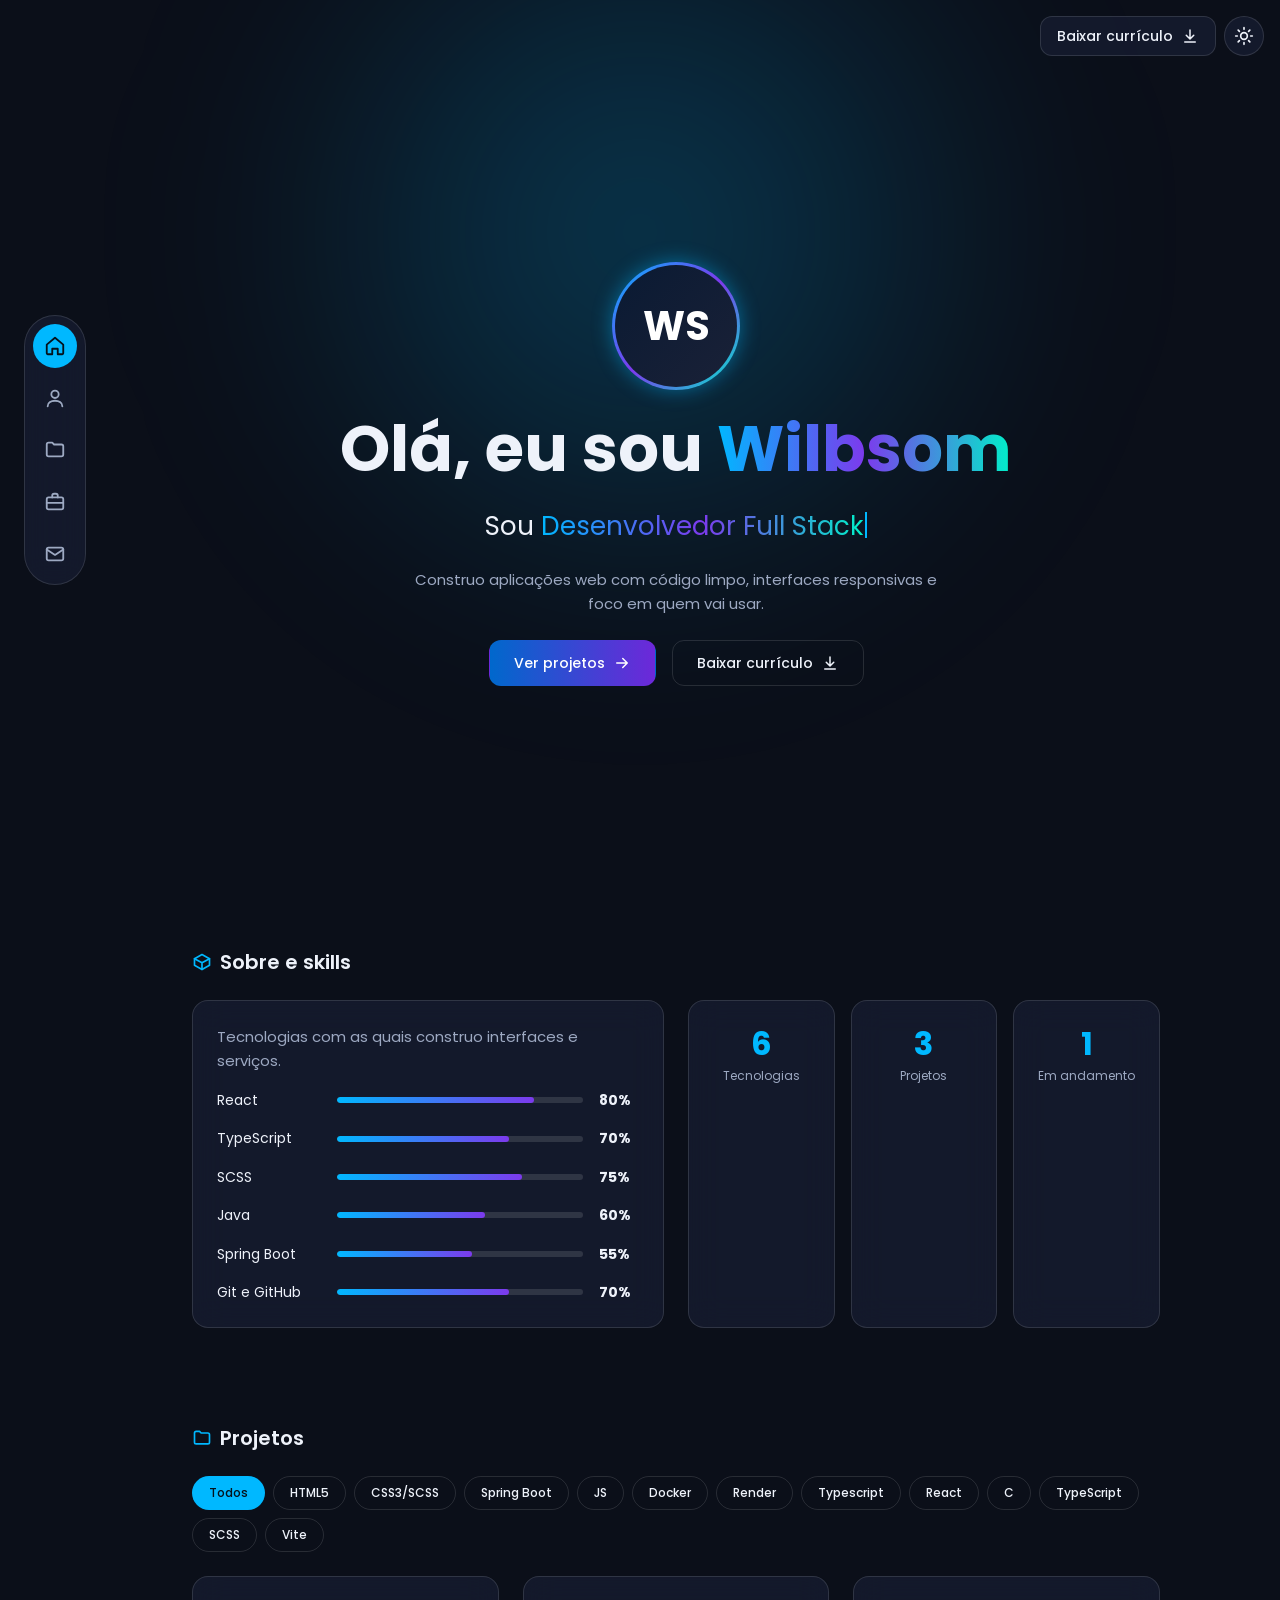
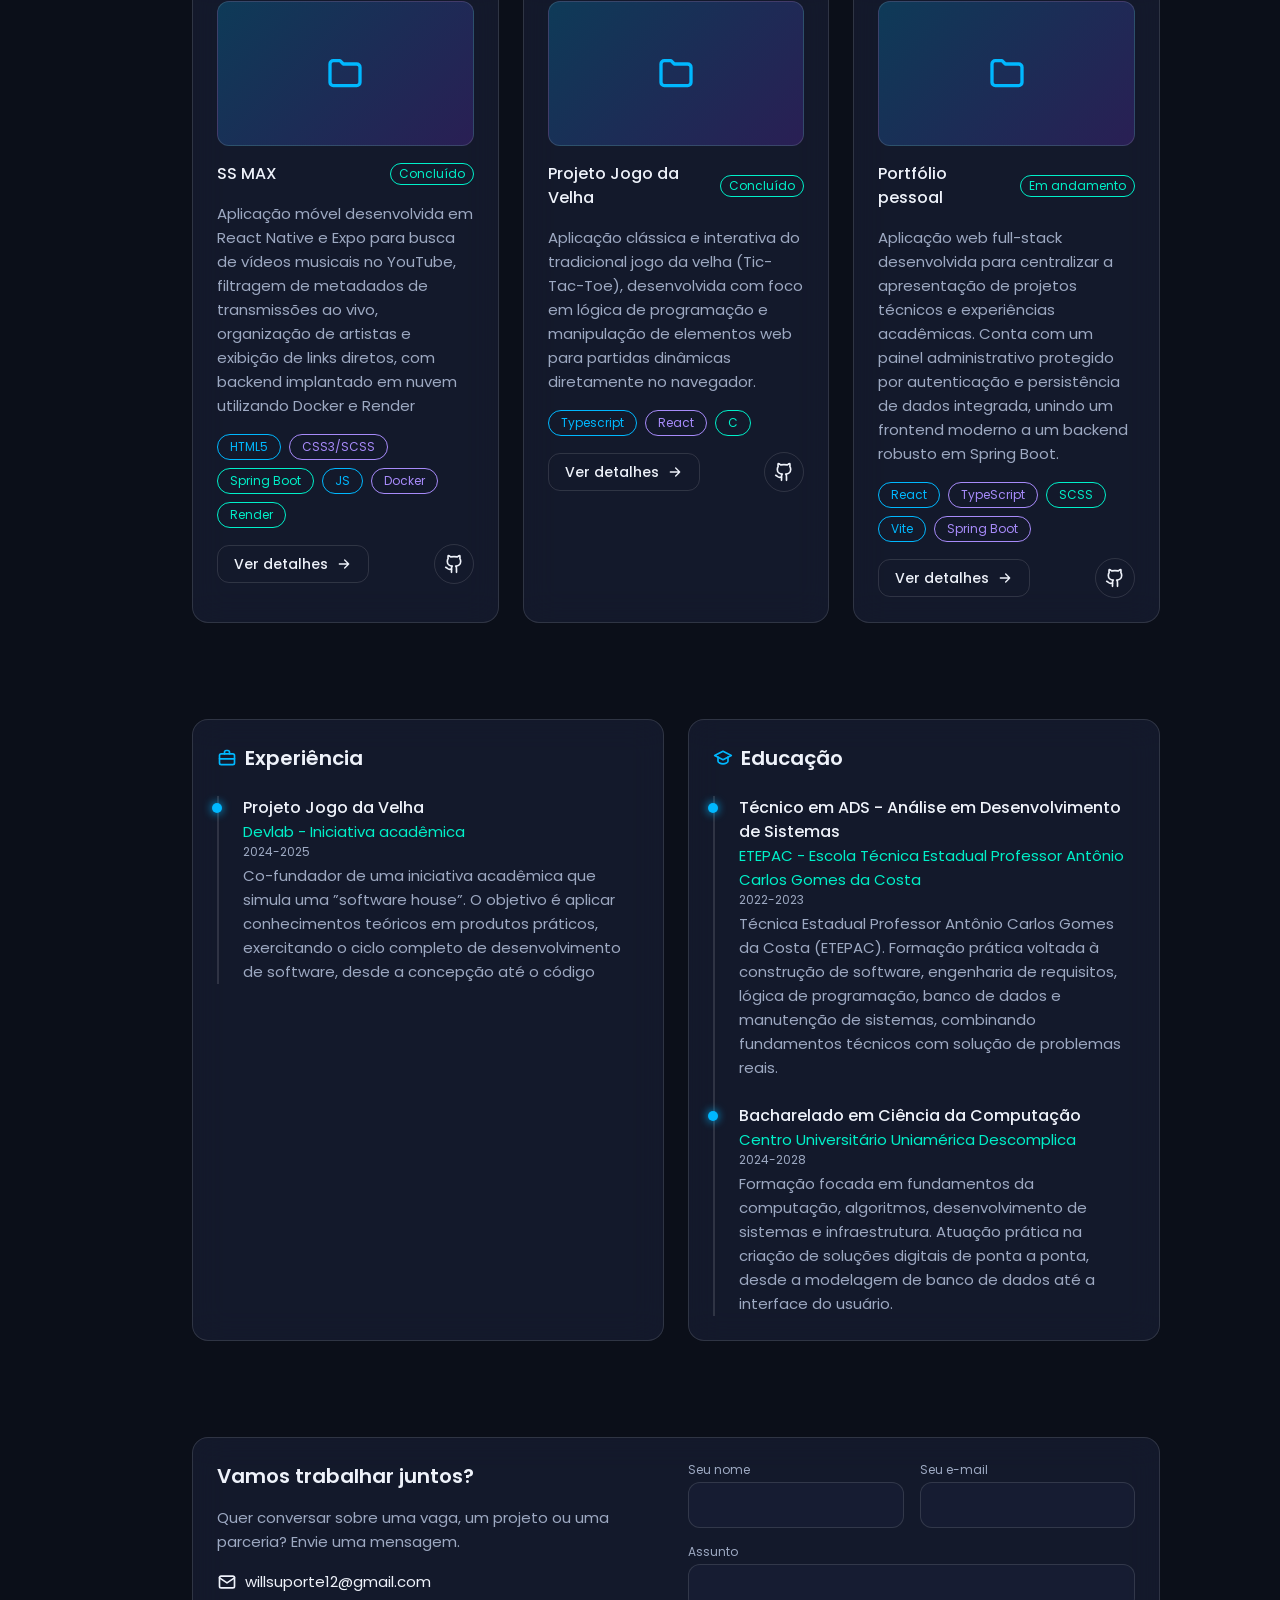
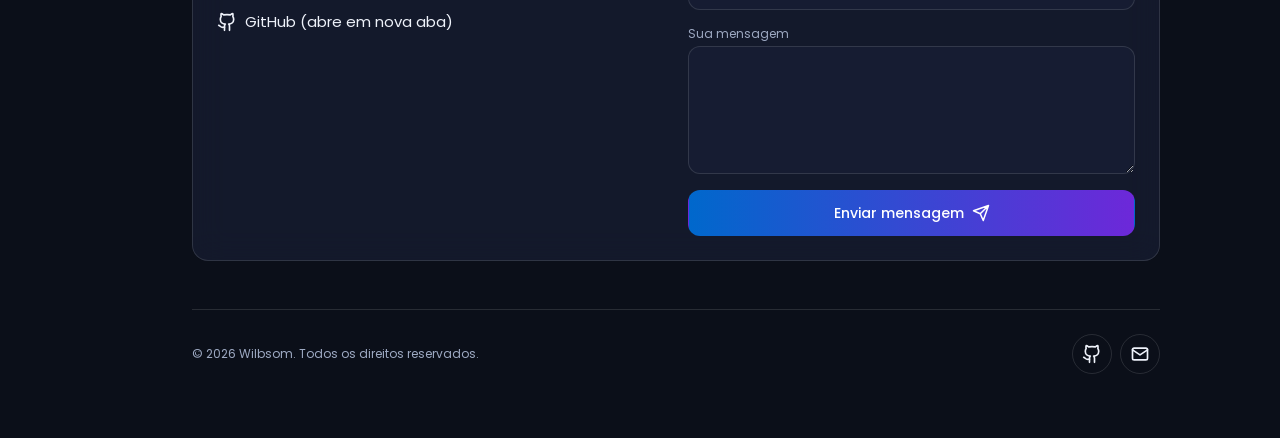
<file: frontend/index.html>
<!doctype html>
<html lang="pt-BR" data-theme="dark">
<head>
<meta charset="utf-8">
<meta name="viewport" content="width=device-width, initial-scale=1, viewport-fit=cover">
<title>Wilbsom | Portfólio de desenvolvimento Full Stack</title>
<link rel="icon" type="image/png" href="./assets/icon.png">
<meta name="description" content="Portfólio de Wilbsom: projetos com React, TypeScript e Spring Boot, skills, currículo e contato.">
<meta property="og:title" content="Wilbsom | Portfólio">
<meta property="og:description" content="Projetos, skills, currículo e contato de um desenvolvedor Full Stack.">
<meta property="og:type" content="website">
<link rel="preconnect" href="https://fonts.googleapis.com">
<link rel="preconnect" href="https://fonts.gstatic.com" crossorigin>
<link rel="stylesheet" href="https://fonts.googleapis.com/css2?family=Poppins:wght@400;500;600;700&display=swap">
<link rel="stylesheet" href="styles.css">
</head>
<body>
<a class="skip" href="#main">Ir para o conteúdo</a>
<nav id="nav" aria-label="Navegação principal"></nav>
<div class="top">
  <button class="btn cv" type="button" id="cvTop"></button>
  <button class="ib" type="button" id="theme"></button>
</div>
<main id="main">
  <section id="inicio" class="hero" aria-labelledby="h1">
    <div class="av" aria-hidden="true">WS</div>
    <h1 id="h1">Olá, eu sou <span class="gt">Wilbsom</span></h1>
    <p class="role">Sou <span class="gt" id="role">Desenvolvedor Full Stack</span><i class="cur" aria-hidden="true"></i></p>
    <p class="lead" id="about"></p>
    <div class="btns">
      <a class="btn pri" href="#projetos" id="seeWork"></a>
      <button class="btn cv" type="button" id="cvHero"></button>
    </div>
  </section>

  <section id="sobre" aria-labelledby="t-sk">
    <h2 id="t-sk"></h2>
    <div class="g2">
      <div class="card sk" id="sk"><p class="mu">Tecnologias com as quais construo interfaces e serviços.</p><div id="bars"></div></div>
      <div class="stats" id="stats"></div>
    </div>
  </section>

  <section id="projetos" aria-labelledby="t-pj">
    <h2 id="t-pj"></h2>
    <div class="chips" id="chips" role="group" aria-label="Filtrar projetos por tecnologia"></div>
    <div class="grid" id="grid"></div>
  </section>

  <section id="trajetoria" aria-labelledby="t-ex">
    <div class="g2">
      <div class="card"><h2 id="t-ex"></h2><ul class="tl" id="exp"></ul></div>
      <div class="card"><h2 id="t-ed"></h2><ul class="tl" id="edu"></ul></div>
    </div>
  </section>

  <section id="contato" aria-labelledby="t-ct">
    <div class="card g2">
      <div class="ct">
        <h2 id="t-ct" style="margin:0">Vamos trabalhar juntos?</h2>
        <p class="mu">Quer conversar sobre uma vaga, um projeto ou uma parceria? Envie uma mensagem.</p>
        <a id="mail" href="#"></a>
        <a id="gh" href="#" target="_blank" rel="noopener noreferrer"></a>
      </div>
      <form id="form" class="fg">
        <div class="two">
          <label>Seu nome<input name="nome" required autocomplete="name"></label>
          <label>Seu e-mail<input name="email" type="email" required autocomplete="email"></label>
        </div>
        <label>Assunto<input name="assunto" required></label>
        <label>Sua mensagem<textarea name="mensagem" required></textarea></label>
        <button class="btn pri" type="submit" id="send"></button>
      </form>
    </div>
  </section>

  <footer>
    <span>© 2026 Wilbsom. Todos os direitos reservados.</span>
    <div id="ft"></div>
  </footer>
</main>

<dialog id="dlg" aria-labelledby="dt">
  <button class="ib x" type="button" id="dx" aria-label="Fechar detalhes"></button>
  <h3 id="dt"></h3><span class="st" id="ds"></span>
  <p class="mu" id="dd" style="margin-top:16px"></p>
  <div class="tags" id="dtg"></div>
  <div id="dl"></div>
</dialog>
<div id="toast" role="status" aria-live="polite"></div>

<script src="content.js"></script>
<script src="script.js" defer></script>
</body>
</html>
</file>
<file: frontend/styles.css>
/* ==========================================================================
   Portfólio: estilos
   Ordem: tokens, base, layout, componentes, seções, responsivo, preferências, impressão
   ========================================================================== */

/* ---------- Tokens: tema escuro é o padrão; o claro vem de data-theme="light" ---------- */
:root {
  --font: Poppins, system-ui, -apple-system, "Segoe UI", sans-serif;
  --transition: .3s ease;

  --bg: #0B0F19;
  --surface: #1A2137;
  --glass: rgba(26, 33, 55, .6);
  --text: #EEF2FA;
  --muted: #9DA9C2;
  --border: rgba(255, 255, 255, .12);
  --primary: #00B8FF;
  --secondary: #A78BFA;
  --accent: #00F0C9;
  --on-primary: #04121C;
  --glow: rgba(0, 184, 255, .25);
  --gradient-text: linear-gradient(90deg, #00B8FF, #7C3AED, #00F0C9);

  color-scheme: dark;
  box-sizing: border-box;
  /* área segura de celulares com notch (viewport-fit=cover) */
  padding-top: env(safe-area-inset-top, 0px);
  padding-bottom: env(safe-area-inset-bottom, 0px);
}

:root[data-theme="light"] {
  --bg: #F4F7FB;
  --surface: #FFFFFF;
  --glass: rgba(255, 255, 255, .72);
  --text: #0B0F19;
  --muted: #4A5468;
  --border: rgba(11, 15, 25, .16);
  --primary: #0069B4;
  --secondary: #6D28D9;
  --accent: #00705F;
  --on-primary: #FFFFFF;
  --glow: rgba(0, 105, 180, .2);
  --gradient-text: linear-gradient(90deg, #0069B4, #6D28D9);

  color-scheme: light;
}

/* ---------- Base ---------- */
*, *::before, *::after { box-sizing: inherit; }

html {
  scroll-behavior: smooth;
  scroll-padding-top: env(safe-area-inset-top, 0px);
}

body {
  margin: 0;
  min-height: 100vh;
  background: var(--bg);
  color: var(--text);
  font: 400 15px/1.6 var(--font);
  overflow-x: hidden;
}

/* brilho radial do topo */
body::before {
  content: "";
  position: fixed;
  top: -200px;
  left: 50%;
  width: 54rem;
  height: 54rem;
  max-width: 140vw;
  transform: translateX(-50%);
  background: radial-gradient(circle, var(--glow) 0%, transparent 70%);
  filter: blur(90px);
  pointer-events: none;
  z-index: -1;
}

[hidden] { display: none !important; }
:focus-visible { outline: 2px solid var(--primary); outline-offset: 3px; }
a { color: var(--primary); }

h1, h2, h3, p { margin: 0; }
h1 { font: 700 clamp(36px, 7vw, 64px)/1.1 var(--font); }
h2 {
  display: flex;
  align-items: center;
  gap: 8px;
  margin-bottom: 24px;
  font: 600 20px/28px var(--font);
}
h2 svg { color: var(--primary); }
h3 { font: 500 16px/24px var(--font); }

/* utilitários */
.mu { color: var(--muted); }
.gt {
  background: var(--gradient-text);
  -webkit-background-clip: text;
  background-clip: text;
  color: transparent;
}

/* ---------- Layout ---------- */
main {
  max-width: 1120px;
  margin: 0 auto;
  padding: 0 24px 88px;
}

section {
  padding: 48px 0;
  scroll-margin-top: 16px;
}

.g2 { display: grid; gap: 24px; }

.skip {
  position: absolute;
  left: 8px;
  top: -60px;
  z-index: 50;
  padding: 8px 16px;
  border-radius: 8px;
  background: var(--surface);
}
.skip:focus { top: 8px; }

/* menu: barra inferior no celular, pílula lateral no desktop */
nav {
  position: fixed;
  z-index: 20;
  left: 0;
  right: 0;
  bottom: 0;
  display: flex;
  justify-content: space-around;
  padding: 8px 8px calc(8px + env(safe-area-inset-bottom, 0px));
  border-top: 1px solid var(--border);
}
nav a {
  display: grid;
  place-items: center;
  width: 44px;
  height: 44px;
  border-radius: 50%;
  color: var(--muted);
  transition: background var(--transition), color var(--transition);
}
nav a:hover { color: var(--primary); }
nav a[aria-current] { background: var(--primary); color: var(--on-primary); }

/* botões do canto superior direito */
.top {
  position: fixed;
  z-index: 20;
  top: 0;
  right: 0;
  display: flex;
  gap: 8px;
  padding: calc(16px + env(safe-area-inset-top, 0px)) 16px 0;
}
.top .btn { padding: 8px 16px; background: var(--glass); }
.top .ib { background: var(--glass); }

footer {
  display: flex;
  flex-wrap: wrap;
  align-items: center;
  justify-content: space-between;
  gap: 16px;
  padding: 24px 0;
  border-top: 1px solid var(--border);
  color: var(--muted);
  font-size: 12px;
  line-height: 16px;
}
footer div { display: flex; gap: 8px; }

/* ---------- Componentes ---------- */

/* vidro: cartões e menu */
.card, nav {
  background: var(--glass);
  -webkit-backdrop-filter: blur(16px);
  backdrop-filter: blur(16px);
}

.card {
  padding: 24px;
  border: 1px solid var(--border);
  border-radius: 16px;
  transition: transform var(--transition), border-color var(--transition), box-shadow var(--transition);
}
.card:hover {
  transform: translateY(-2px);
  border-color: var(--primary);
  box-shadow: 0 0 20px var(--glow);
}

/* controles clicáveis */
.btn, .ib, .chip {
  border: 1px solid var(--border);
  background: transparent;
  color: var(--text);
  cursor: pointer;
}

.btn {
  display: inline-flex;
  align-items: center;
  justify-content: center;
  gap: 8px;
  padding: 12px 24px;
  border-radius: 12px;
  font: 500 14px/20px var(--font);
  text-decoration: none;
  transition: transform var(--transition), border-color var(--transition), filter var(--transition);
}
.btn:hover { transform: translateY(-2px); border-color: var(--primary); }
.btn.pri {
  background: linear-gradient(90deg, #0068CC, #6D28D9);
  border-color: transparent;
  color: #FFFFFF;
}
.btn.pri:hover { filter: brightness(1.15); }
.btn.sm { padding: 8px 16px; }

.ib {
  display: grid;
  place-items: center;
  width: 40px;
  height: 40px;
  border-radius: 50%;
  transition: border-color var(--transition), color var(--transition);
}
.ib:hover { border-color: var(--primary); color: var(--primary); }

.chip {
  padding: 8px 16px;
  border-radius: 99px;
  font: 500 12px/16px var(--font);
  transition: background var(--transition), border-color var(--transition);
}
.chip:hover { border-color: var(--primary); }
.chip[aria-pressed="true"] {
  background: var(--primary);
  border-color: transparent;
  color: var(--on-primary);
}

/* etiquetas de tecnologia: cor alterna entre primária, secundária e destaque */
.tags { display: flex; flex-wrap: wrap; gap: 8px; }
.tag {
  padding: 4px 12px;
  border: 1px solid var(--tag-color, var(--primary));
  border-radius: 99px;
  color: var(--tag-color, var(--primary));
  font-size: 12px;
  line-height: 16px;
}
.tag:nth-child(3n + 2) { --tag-color: var(--secondary); }
.tag:nth-child(3n) { --tag-color: var(--accent); }

/* selo de status do projeto */
.st {
  padding: 2px 8px;
  border: 1px solid var(--accent);
  border-radius: 99px;
  color: var(--accent);
  font-size: 12px;
  line-height: 16px;
  white-space: nowrap;
}

.row {
  display: flex;
  align-items: center;
  justify-content: space-between;
  gap: 8px;
}

/* linha do tempo (experiência e educação) */
.tl {
  list-style: none;
  margin: 0;
  padding: 0 0 0 24px;
  border-left: 2px solid var(--border);
}
.tl li { position: relative; padding-bottom: 24px; }
.tl li:last-child { padding-bottom: 0; }
.tl li::before {
  content: "";
  position: absolute;
  left: -31px;
  top: 7px;
  width: 10px;
  height: 10px;
  border-radius: 50%;
  background: var(--primary);
  box-shadow: 0 0 10px var(--primary);
}
.tl .o { color: var(--accent); }
.tl .d { color: var(--muted); font-size: 12px; line-height: 16px; }

/* formulário */
.fg, .two { display: grid; gap: 16px; }

label {
  display: grid;
  gap: 4px;
  color: var(--muted);
  font-size: 12px;
  line-height: 16px;
}

input, textarea {
  width: 100%;
  padding: 12px 16px;
  border: 1px solid var(--border);
  border-radius: 12px;
  background: var(--glass);
  color: var(--text);
  font: 400 14px/20px var(--font);
  transition: border-color var(--transition), box-shadow var(--transition);
}
input:focus, textarea:focus {
  outline: none;
  border-color: var(--primary);
  box-shadow: 0 0 0 3px var(--glow);
}
textarea { min-height: 128px; resize: vertical; }

/* janela de detalhes do projeto */
dialog {
  width: min(560px, calc(100% - 32px));
  padding: 24px;
  border: 1px solid var(--border);
  border-radius: 16px;
  background: var(--surface);
  color: var(--text);
  box-shadow: 0 0 20px var(--glow);
}
dialog::backdrop { background: rgba(0, 0, 0, .65); }
dialog .x { float: right; }
dialog h3 { margin-bottom: 8px; font-size: 20px; line-height: 28px; }
dialog .tags { margin: 16px 0; }

/* aviso (toast) */
#toast {
  position: fixed;
  z-index: 60;
  left: 50%;
  bottom: calc(88px + env(safe-area-inset-bottom, 0px));
  max-width: calc(100% - 32px);
  padding: 12px 16px;
  border: 1px solid var(--accent);
  border-radius: 12px;
  background: var(--surface);
  font-size: 14px;
  opacity: 0;
  pointer-events: none;
  transform: translate(-50%, 16px);
  transition: opacity var(--transition), transform var(--transition);
}
#toast.show { opacity: 1; transform: translate(-50%, 0); }

/* ---------- Seções ---------- */

/* início */
.hero {
  min-height: 100vh;
  display: grid;
  align-content: center;
  justify-items: center;
  gap: 24px;
  padding-top: 96px;
  text-align: center;
}
.hero p.lead { max-width: 60ch; color: var(--muted); }

.av {
  display: grid;
  place-items: center;
  width: 128px;
  height: 128px;
  border: 3px solid transparent;
  border-radius: 50%;
  background:
    linear-gradient(135deg, #0A1A33, #1A2137) padding-box,
    linear-gradient(135deg, #00B8FF, #7C3AED, #00F0C9) border-box;
  box-shadow: 0 0 20px rgba(0, 184, 255, .45);
  color: #FFFFFF;
  font: 700 40px/1 var(--font);
}

.role { min-height: 1.4em; font: 400 clamp(18px, 3vw, 26px)/1.4 var(--font); }

/* cursor piscando do efeito de digitação */
.cur {
  display: inline-block;
  width: 2px;
  height: 1em;
  margin-left: 2px;
  background: var(--primary);
  vertical-align: -.12em;
  animation: blink 1s steps(1) infinite;
}
@keyframes blink { 50% { opacity: 0; } }

.btns { display: flex; flex-wrap: wrap; justify-content: center; gap: 16px; }

/* skills: --w (largura da barra) é definida pelo script.js em cada barra */
.bar {
  display: grid;
  grid-template-columns: 104px 1fr 40px;
  align-items: center;
  gap: 16px;
  margin-top: 16px;
  font-size: 14px;
}
.tr { height: 6px; border-radius: 99px; background: var(--border); overflow: hidden; }
.tr i {
  display: block;
  width: 0;
  height: 100%;
  border-radius: 99px;
  background: linear-gradient(90deg, #00B8FF, #7C3AED);
  transition: width 1.2s ease .2s;
}
.sk.on .tr i { width: var(--w); }

.stats { display: grid; grid-template-columns: repeat(3, 1fr); gap: 16px; }
.stat { padding: 24px 8px; text-align: center; }
.stat b { display: block; color: var(--primary); font: 700 32px/1.2 var(--font); }
.stat span { color: var(--muted); font-size: 12px; line-height: 16px; }

/* projetos */
.chips { display: flex; flex-wrap: wrap; gap: 8px; margin-bottom: 24px; }
.grid { display: grid; gap: 24px; grid-template-columns: repeat(auto-fill, minmax(260px, 1fr)); }
.pj { display: grid; gap: 16px; align-content: start; }
.th {
  display: grid;
  place-items: center;
  aspect-ratio: 16 / 9;
  border: 1px solid var(--border);
  border-radius: 12px;
  background: linear-gradient(135deg, rgba(0, 184, 255, .22), rgba(124, 58, 237, .22));
  color: var(--primary);
}

/* contato */
.ct { display: grid; gap: 16px; align-content: start; }
.ct a {
  display: inline-flex;
  align-items: center;
  gap: 8px;
  color: var(--text);
  text-decoration: none;
}
.ct a:hover { color: var(--primary); }

/* ---------- Responsivo ---------- */
@media (min-width: 768px) {
  .g2, .two { grid-template-columns: 1fr 1fr; }
}

@media (min-width: 1024px) {
  nav {
    top: 50%;
    bottom: auto;
    left: 24px;
    right: auto;
    flex-direction: column;
    gap: 8px;
    padding: 8px;
    border: 1px solid var(--border);
    border-radius: 999px;
    transform: translateY(-50%);
  }
  main { padding: 0 40px 40px 112px; }
  #toast { bottom: 24px; }
}

/* ---------- Preferências do usuário ---------- */
@media (prefers-reduced-motion: reduce) {
  *, *::before, *::after { animation: none !important; transition: none !important; }
  html { scroll-behavior: auto; }
  .sk .tr i { width: var(--w); }
}

/* ---------- Impressão (botão "Baixar currículo" sem PDF informado) ---------- */
@media print {
  nav, .top, .btns, .chips, form, #toast, .ct a, footer div, body::before { display: none !important; }

  /* :root:root:root vence os dois temas */
  :root:root:root {
    --bg: #FFFFFF;
    --text: #000000;
    --muted: #333333;
    --border: #999999;
    --glass: #FFFFFF;
    --primary: #000000;
    --secondary: #000000;
    --accent: #000000;
  }

  main { padding: 0; }
  .hero { min-height: 0; padding-top: 0; }
  .card { box-shadow: none; backdrop-filter: none; break-inside: avoid; }
  .gt { background: none !important; color: #000000 !important; -webkit-text-fill-color: #000000; }
  .tr i { width: var(--w) !important; background: #000000; }
}
</file>
